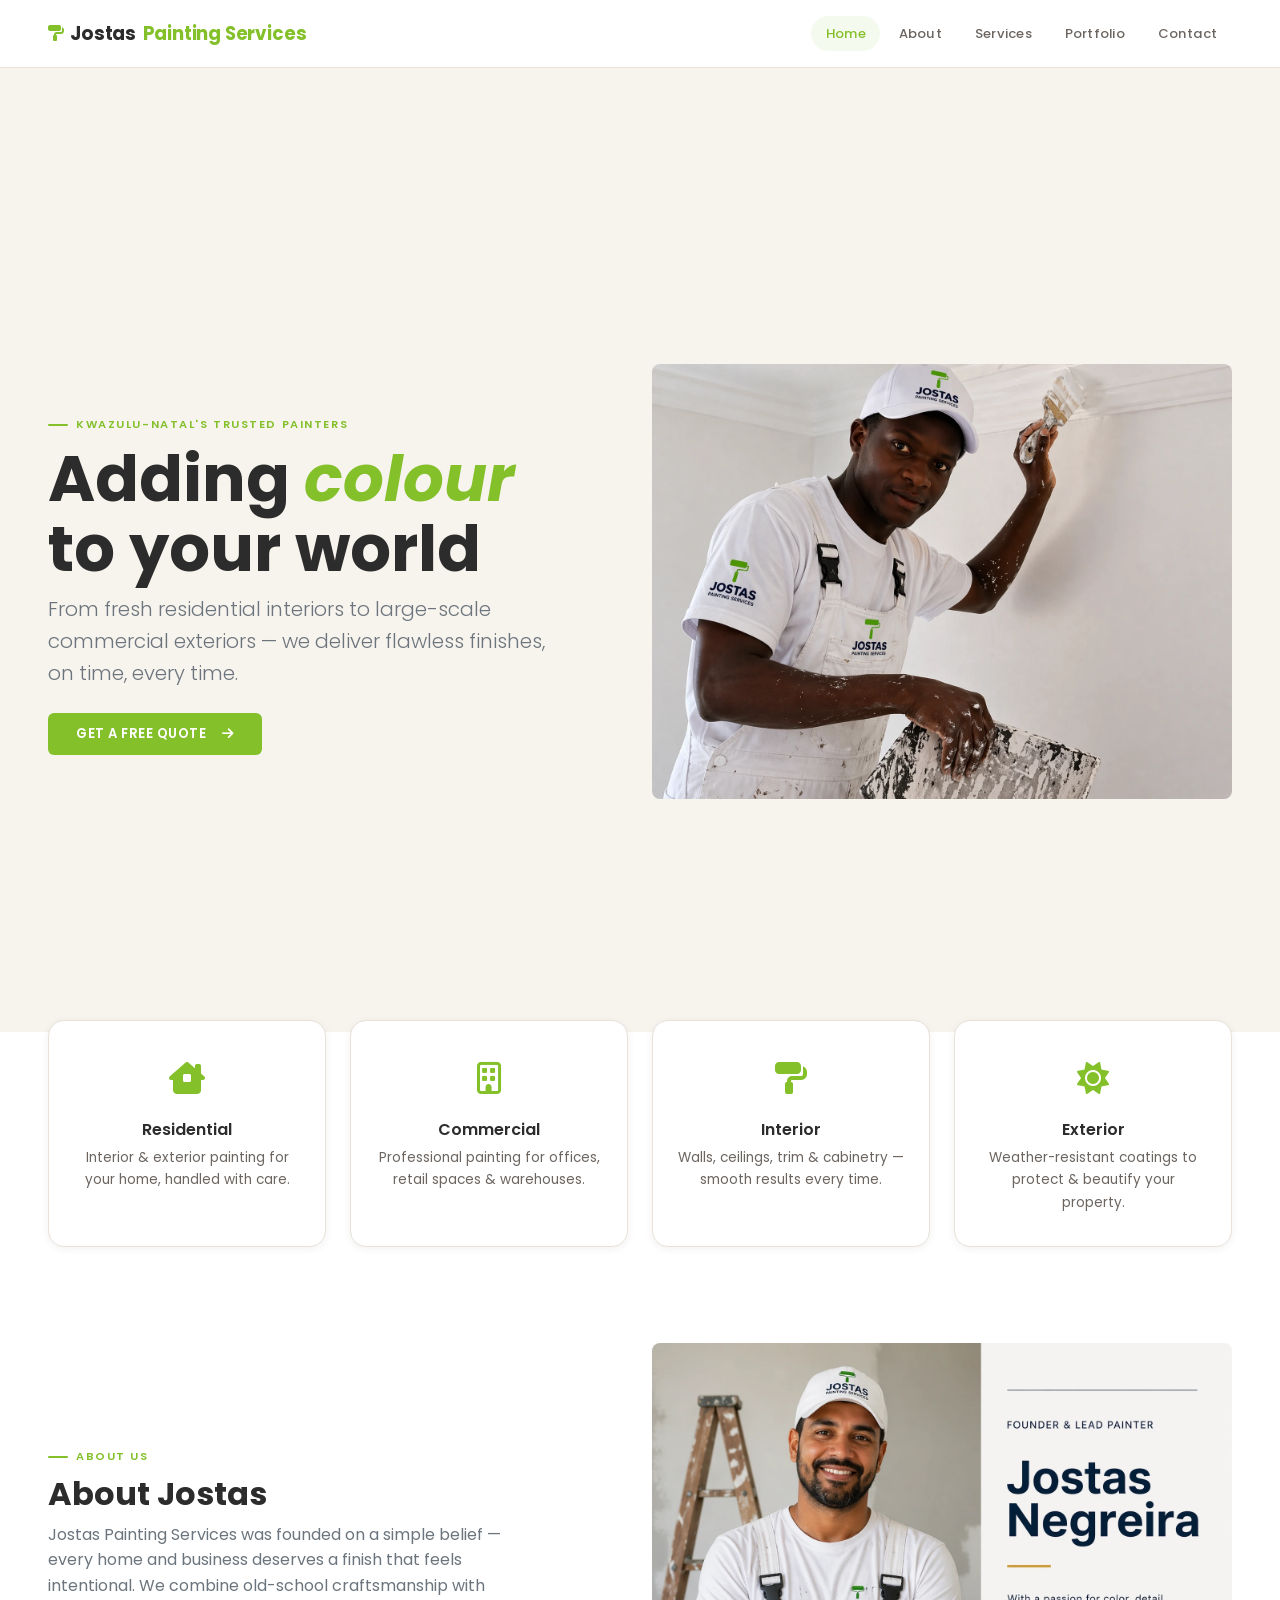
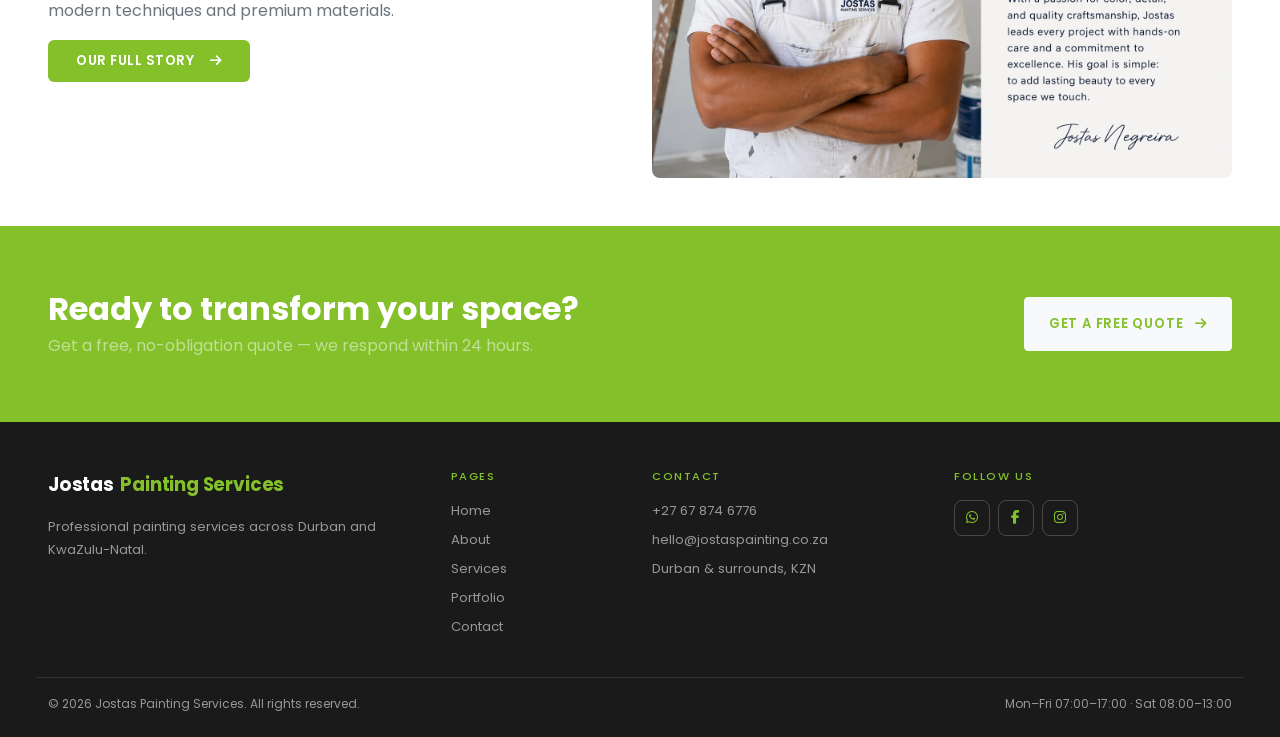
<file: index.html>
<!DOCTYPE html>
<html lang="en">

<head>
  <meta charset="UTF-8" />
  <meta name="viewport" content="width=device-width, initial-scale=1.0" />
  <meta name="description"
    content="Jostas Painting Services – Professional residential, commercial, interior and exterior painting across KwaZulu-Natal. Get a free quote today." />
  <meta property="og:title" content="Jostas Painting Services – Adding Colour to Your World" />
  <meta property="og:description"
    content="Expert painting for homes and businesses. Quality finishes, on-time delivery." />
  <meta property="og:type" content="website" />
  <meta property="og:image" content="assets/images/jppainter.webp" />
  <title>Jostas Painting Services</title>

  <link href="https://cdn.jsdelivr.net/npm/bootstrap@5.3.3/dist/css/bootstrap.min.css" rel="stylesheet" />
  <link rel="preconnect" href="https://fonts.googleapis.com" />
  <link rel="preconnect" href="https://fonts.gstatic.com" crossorigin />
  <link href="https://fonts.googleapis.com/css2?family=Poppins:wght@300;400;500;600;700&display=swap"
    rel="stylesheet" />
  <link rel="stylesheet" href="https://cdnjs.cloudflare.com/ajax/libs/font-awesome/6.5.0/css/all.min.css" />
  <link rel="stylesheet" href="assets/css/styles.css" />
</head>

<body>

  <!-- NAVBAR -->
  <nav class="navbar navbar-expand-lg sticky-top">
    <div class="container-fluid px-4 px-lg-5">
      <a class="navbar-brand jostas-logo" href="index.html">
        <i class="fa-solid fa-paint-roller" style="color:#84c02a!important"></i> Jostas <span>Painting Services</span>
      </a>
      <button class="navbar-toggler border-0" type="button" data-bs-toggle="collapse" data-bs-target="#mainNav"
        aria-controls="mainNav" aria-expanded="false" aria-label="Toggle navigation">
        <span class="navbar-toggler-icon"></span>
      </button>
      <div class="collapse navbar-collapse justify-content-end" id="mainNav">
        <div class="navbar-nav gap-1">
          <a class="nav-link active" href="index.html">Home</a>
          <a class="nav-link" href="about.html">About</a>
          <a class="nav-link" href="services.html">Services</a>
          <a class="nav-link" href="portfolio.html">Portfolio</a>
          <a class="nav-link" href="contact.html">Contact</a>
        </div>
      </div>
    </div>
  </nav>

  <!-- HERO SECTION -->
  <section class="hero-section d-flex align-items-center">
    <div class="container-fluid px-4 px-lg-5">
      <div class="row align-items-center min-vh-100">
        <div class="col-lg-6 py-5">
          <span class="section-label">KwaZulu-Natal's Trusted Painters</span>
          <h1 class="display-4 fw-bold">Adding <em class="text-accent">colour</em><br>to your world</h1>
          <p class="lead text-secondary mb-4" style="max-width: 500px;">
            From fresh residential interiors to large-scale commercial exteriors — we deliver flawless finishes, on
            time, every time.
          </p>
          <a href="contact.html" class="btn cta-button-custom">
            Get a Free Quote <i class="fas fa-arrow-right ms-2"></i>
          </a>
        </div>
        <div class="col-lg-6">
          <div class="hover-scale-overlay rounded-3 overflow-hidden">
            <img src="assets/images/jppainter.webp" alt="Professional painter at work" class="img-fluid w-100">
          </div>
        </div>
      </div>
    </div>
  </section>

  <!-- SERVICE CARDS -->
  <section class="services-cards-section py-5" style="margin-top:-60px; position:relative; z-index:10;">
    <div class="container-fluid px-4 px-lg-5">
      <div class="row justify-content-center g-4">
        <div class="col-lg-3 col-md-6">
          <div class="card service-card text-center h-100">
            <div class="card-icon"><i class="fa-solid fa-house-chimney-window"></i></div>
            <h5 class="card-title">Residential</h5>
            <p class="card-text">Interior &amp; exterior painting for your home, handled with care.</p>
          </div>
        </div>
        <div class="col-lg-3 col-md-6">
          <div class="card service-card text-center h-100">
            <div class="card-icon"><i class="fa-regular fa-building"></i></div>
            <h5 class="card-title">Commercial</h5>
            <p class="card-text">Professional painting for offices, retail spaces &amp; warehouses.</p>
          </div>
        </div>
        <div class="col-lg-3 col-md-6">
          <div class="card service-card text-center h-100">
            <div class="card-icon"><i class="fas fa-paint-roller"></i></div>
            <h5 class="card-title">Interior</h5>
            <p class="card-text">Walls, ceilings, trim &amp; cabinetry — smooth results every time.</p>
          </div>
        </div>
        <div class="col-lg-3 col-md-6">
          <div class="card service-card text-center h-100">
            <div class="card-icon"><i class="fas fa-sun"></i></div>
            <h5 class="card-title">Exterior</h5>
            <p class="card-text">Weather-resistant coatings to protect &amp; beautify your property.</p>
          </div>
        </div>
      </div>
    </div>
  </section>

  <!-- ABOUT TEASER -->
  <section class="about-section py-5">
    <div class="container-fluid px-4 px-lg-5">
      <div class="row align-items-center">
        <div class="col-lg-5 mb-4 mb-lg-0">
          <span class="section-label">About Us</span>
          <h2 class="fw-bold">About Jostas</h2>
          <p class="text-secondary">Jostas Painting Services was founded on a simple belief — every home and business
            deserves a finish that feels intentional. We combine old-school craftsmanship with modern techniques and
            premium materials.</p>
          <!-- FIX: was href="#about" (dead anchor) — now correctly links to about.html -->
          <a href="about.html" class="btn cta-button-custom">Our Full Story <i class="fas fa-arrow-right ms-2"></i></a>
        </div>
        <div class="col-lg-6 offset-lg-1">
          <div class="hover-scale-overlay rounded-3 overflow-hidden">
            <img src="assets/images/jnegreira.webp" alt="Jostas team" class="img-fluid w-100">
          </div>
        </div>
      </div>
    </div>
  </section>

  <!-- CTA BANNER -->
  <section style="background:var(--color-cta);padding:4rem 0;">
    <div class="container-fluid px-4 px-lg-5">
      <div class="row justify-content-between align-items-center g-3">
        <div class="col-lg-7">
          <h2 class="fw-bold text-white mb-1">Ready to transform your space?</h2>
          <p class="mb-0 text-white-50">Get a free, no-obligation quote — we respond within 24 hours.</p>
        </div>
        <div class="col-lg-auto">
          <a href="contact.html" class="btn btn-light rounded-1 fw-semibold px-4 py-3"
            style="font-size:0.82rem;letter-spacing:.06em;text-transform:uppercase;color:var(--color-cta)">
            Get a Free Quote <i class="fas fa-arrow-right ms-2"></i>
          </a>
        </div>
      </div>
    </div>
  </section>

  <!-- FOOTER -->
  <footer style="background:#1a1a1a;color:rgba(255,255,255,.55);padding:3rem 0 1.5rem">
    <div class="container-fluid px-4 px-lg-5">
      <div class="row g-4 pb-4" style="border-bottom:1px solid rgba(255,255,255,.1)">
        <div class="col-lg-4">
          <div class="jostas-logo mb-3" style="color:#fff!important">
            Jostas <span style="color:#84c02a!important">Painting Services</span>
          </div>
          <p style="font-size:0.82rem;line-height:1.75">Professional painting services across Durban and KwaZulu-Natal.
          </p>
        </div>
        <div class="col-lg-2 col-6">
          <h6 style="font-size:0.7rem;letter-spacing:.14em;text-transform:uppercase;color:#84c02a;margin-bottom:1rem">
            Pages</h6>
          <ul class="list-unstyled" style="font-size:0.82rem">
            <li class="mb-2"><a href="index.html" style="color:inherit;text-decoration:none">Home</a></li>
            <li class="mb-2"><a href="about.html" style="color:inherit;text-decoration:none">About</a></li>
            <li class="mb-2"><a href="services.html" style="color:inherit;text-decoration:none">Services</a></li>
            <li class="mb-2"><a href="portfolio.html" style="color:inherit;text-decoration:none">Portfolio</a></li>
            <li class="mb-2"><a href="contact.html" style="color:inherit;text-decoration:none">Contact</a></li>
          </ul>
        </div>
        <div class="col-lg-3 col-6">
          <h6 style="font-size:0.7rem;letter-spacing:.14em;text-transform:uppercase;color:#84c02a;margin-bottom:1rem">
            Contact</h6>
          <ul class="list-unstyled" style="font-size:0.82rem">
            <li class="mb-2"><a href="tel:+27678746776" style="color:inherit;text-decoration:none">+27 67 874 6776</a>
            </li>
            <li class="mb-2"><a href="mailto:hello@jostaspainting.co.za"
                style="color:inherit;text-decoration:none">hello@jostaspainting.co.za</a></li>
            <li class="mb-2">Durban &amp; surrounds, KZN</li>
          </ul>
        </div>
        <div class="col-lg-3">
          <h6 style="font-size:0.7rem;letter-spacing:.14em;text-transform:uppercase;color:#84c02a;margin-bottom:1rem">
            Follow Us</h6>
          <div class="d-flex gap-2">
            <a href="https://wa.me/27678746776" target="_blank" rel="noopener noreferrer" class="social-btn"
              style="border-color:rgba(255,255,255,.2);color:#84c02a" aria-label="WhatsApp"><i
                class="fab fa-whatsapp"></i></a>
            <a href="https://www.facebook.com/" target="_blank" rel="noopener noreferrer" class="social-btn"
              style="border-color:rgba(255,255,255,.2);color:#84c02a" aria-label="Facebook"><i
                class="fab fa-facebook-f"></i></a>
            <a href="https://www.instagram.com/" target="_blank" rel="noopener noreferrer" class="social-btn"
              style="border-color:rgba(255,255,255,.2);color:#84c02a" aria-label="Instagram"><i
                class="fab fa-instagram"></i></a>
          </div>
        </div>
      </div>
      <div class="pt-3 d-flex justify-content-between flex-wrap gap-2" style="font-size:0.75rem">
        <span>&copy; <span id="yr"></span> Jostas Painting Services. All rights reserved.</span>
        <span>Mon&ndash;Fri 07:00&ndash;17:00 &middot; Sat 08:00&ndash;13:00</span>
      </div>
    </div>
  </footer>

  <script src="https://cdn.jsdelivr.net/npm/bootstrap@5.3.3/dist/js/bootstrap.bundle.min.js"></script>
  <script src="assets/js/main.js"></script>
</body>

</html>
</file>
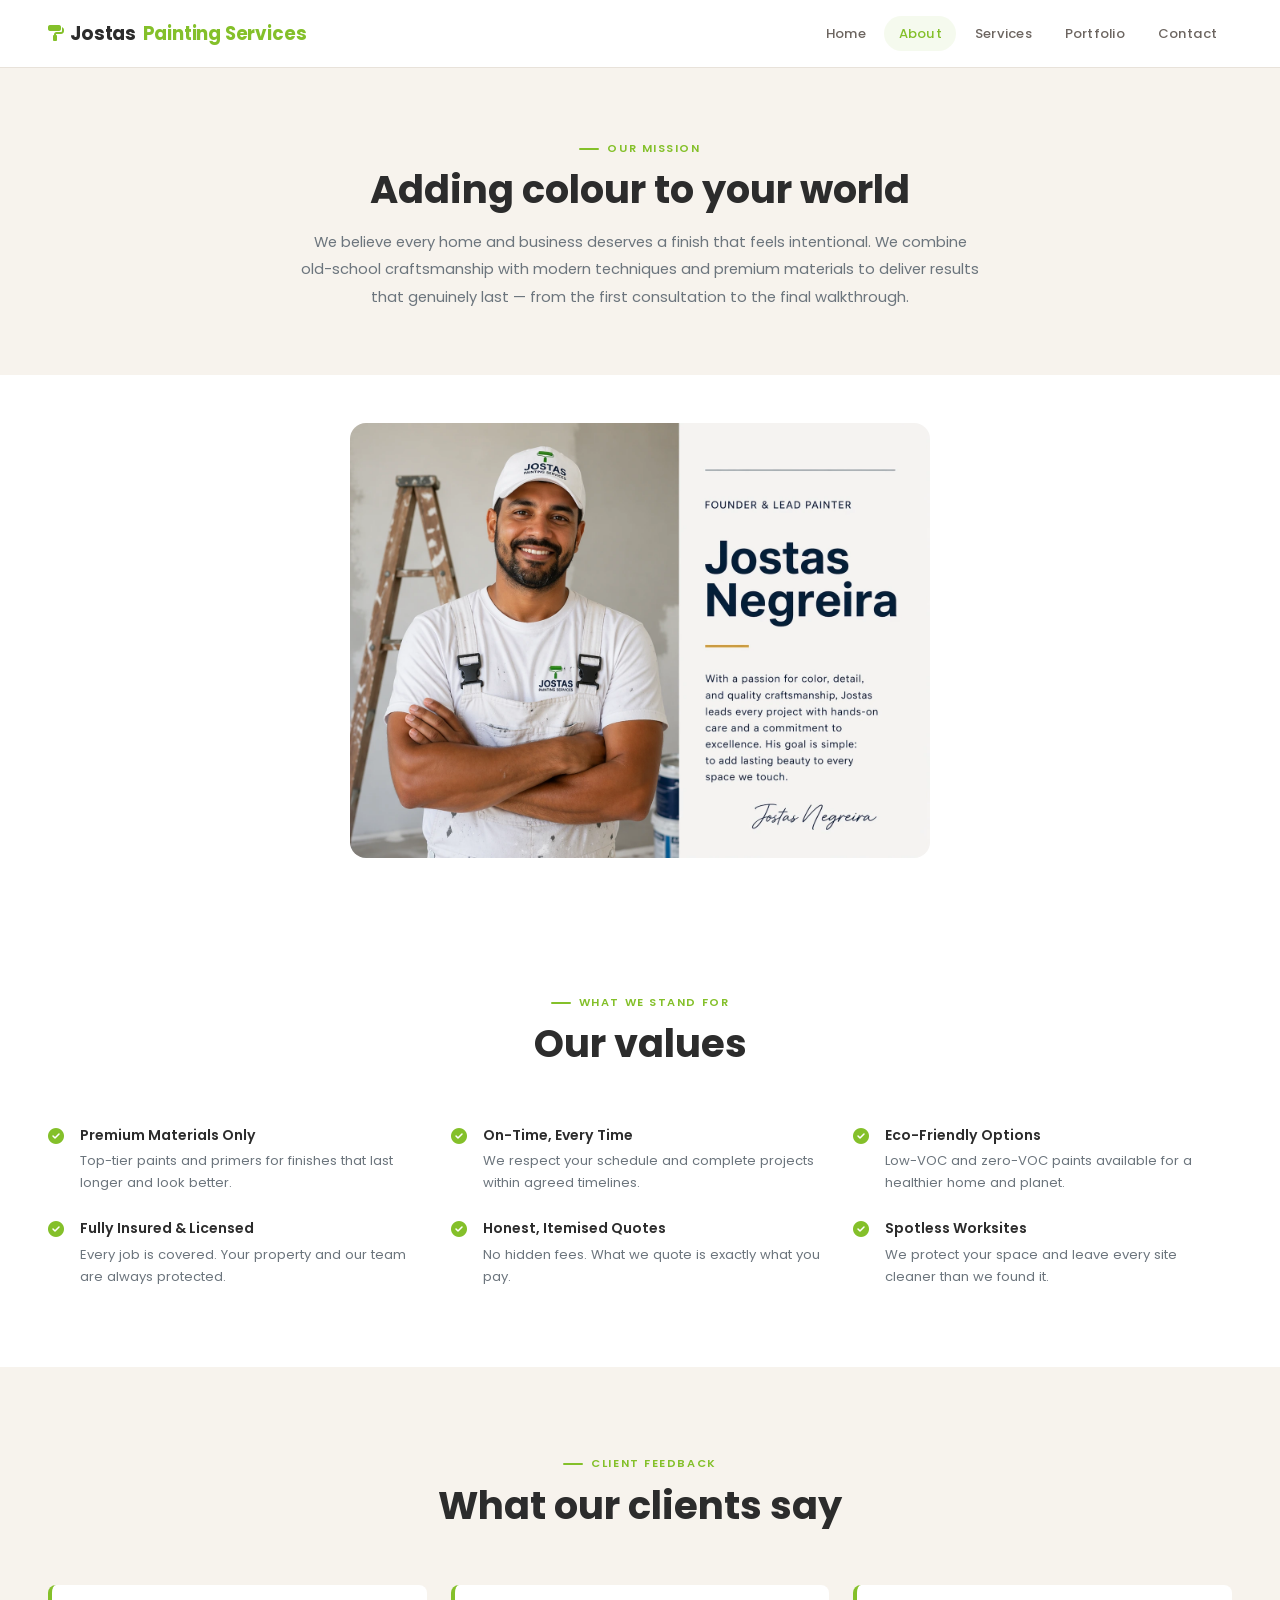
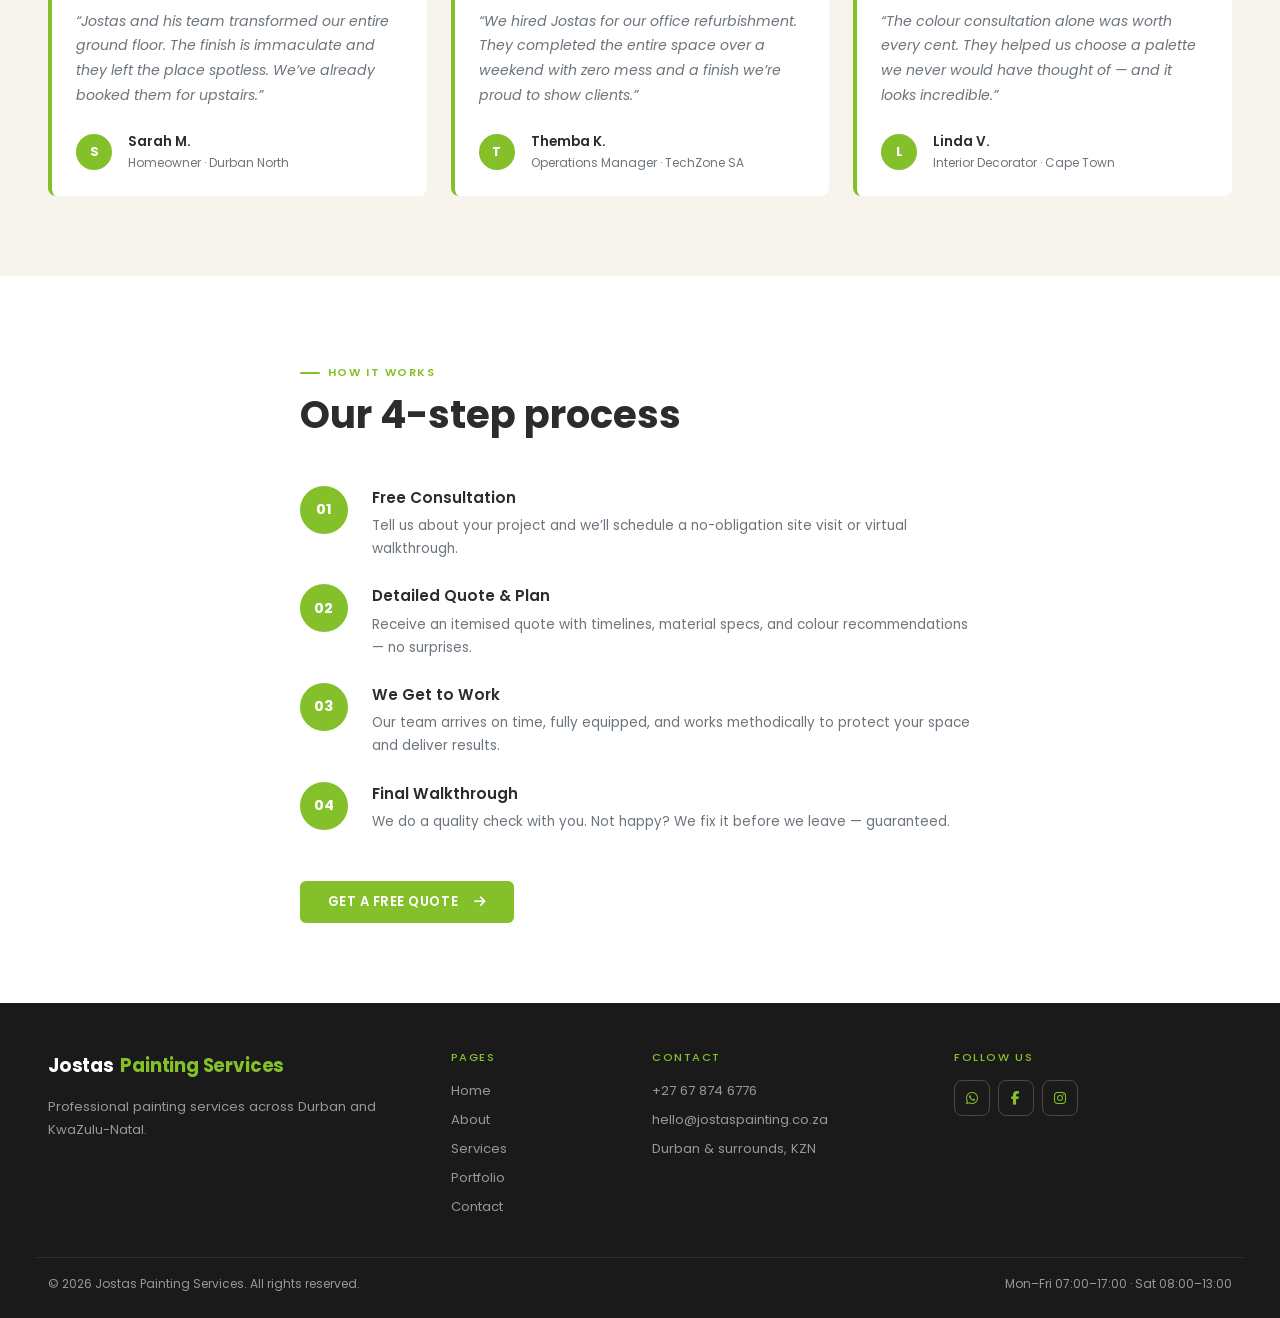
<file: about.html>
<!DOCTYPE html>
<html lang="en">

<head>
  <meta charset="UTF-8" />
  <meta name="viewport" content="width=device-width, initial-scale=1.0" />
  <meta name="description"
    content="About Jostas Painting Services — our mission, values, and 4-step process. Based in KwaZulu-Natal." />
  <meta property="og:title" content="About Us – Jostas Painting Services" />
  <meta property="og:description"
    content="12+ years of craftsmanship across KwaZulu-Natal. Quality finishes, on-time delivery." />
  <meta property="og:type" content="website" />
  <meta property="og:image" content="assets/images/jnegreira.webp" />
  <title>About Us – Jostas Painting Services</title>

  <link href="https://cdn.jsdelivr.net/npm/bootstrap@5.3.3/dist/css/bootstrap.min.css" rel="stylesheet" />
  <link rel="preconnect" href="https://fonts.googleapis.com" />
  <link rel="preconnect" href="https://fonts.gstatic.com" crossorigin />
  <link href="https://fonts.googleapis.com/css2?family=Poppins:wght@300;400;500;600;700&display=swap"
    rel="stylesheet" />
  <link rel="stylesheet" href="https://cdnjs.cloudflare.com/ajax/libs/font-awesome/6.5.0/css/all.min.css" />
  <link rel="stylesheet" href="assets/css/styles.css" />
</head>

<body>

  <!-- ══ NAVBAR ══ -->
  <nav class="navbar navbar-expand-lg sticky-top">
    <div class="container-fluid px-4 px-lg-5">
      <a class="navbar-brand jostas-logo" href="index.html">
        <i class="fa-solid fa-paint-roller" style="color:#84c02a!important"></i> Jostas <span>Painting Services</span>
      </a>
      <button class="navbar-toggler border-0" type="button" data-bs-toggle="collapse" data-bs-target="#mainNav"
        aria-controls="mainNav" aria-expanded="false" aria-label="Toggle navigation">
        <span class="navbar-toggler-icon"></span>
      </button>
      <div class="collapse navbar-collapse justify-content-end" id="mainNav">
        <div class="navbar-nav gap-1">
          <a class="nav-link" href="index.html">Home</a>
          <a class="nav-link active" href="about.html">About</a>
          <a class="nav-link" href="services.html">Services</a>
          <a class="nav-link" href="portfolio.html">Portfolio</a>
          <a class="nav-link" href="contact.html">Contact</a>
        </div>
      </div>
    </div>
  </nav>

  <!-- ══ MISSION ══ -->
  <section style="background:var(--color-sand);padding:4rem 0;">
    <div class="container-fluid px-4 px-lg-5">
      <div class="row justify-content-center text-center">
        <div class="col-lg-7">
          <span class="section-label justify-content-center">Our Mission</span>
          <h2 class="fw-bold mb-3" style="font-size:clamp(1.8rem,3vw,2.4rem)">Adding colour to your world</h2>
          <p class="text-secondary mb-0" style="font-size:0.92rem;line-height:1.85">
            We believe every home and business deserves a finish that feels intentional. We combine
            old-school craftsmanship with modern techniques and premium materials to deliver results
            that genuinely last &mdash; from the first consultation to the final walkthrough.
          </p>
        </div>
      </div>
    </div>
  </section>

  <!-- ══ IMAGE SECTION (just the photo, no text) ══ -->
  <section style="padding:3rem 0;">
    <div class="container-fluid px-4 px-lg-5">
      <div class="row justify-content-center">
        <div class="col-md-8 col-lg-6">
          <div class="about-image-container" style="border-radius:16px; overflow:hidden;">
            <img src="assets/images/jnegreira.webp" alt="Jostas Painting Services team"
              style="width:100%; height:auto; display:block;" />
          </div>
        </div>
      </div>
    </div>
  </section>

  <!-- ══ VALUES ══ -->
  <section style="padding:5rem 0;">
    <div class="container-fluid px-4 px-lg-5">
      <div class="row justify-content-center mb-5">
        <div class="col-lg-7 text-center">
          <span class="section-label justify-content-center">What We Stand For</span>
          <h2 class="fw-bold" style="font-size:clamp(1.8rem,3vw,2.4rem)">Our values</h2>
        </div>
      </div>
      <div class="row g-4 justify-content-center">
        <div class="col-md-6 col-lg-4">
          <div class="d-flex align-items-start gap-3">
            <i class="fas fa-check-circle mt-1" style="color:var(--color-cta);font-size:1rem;flex-shrink:0"></i>
            <div>
              <p class="fw-semibold mb-1" style="font-size:0.88rem">Premium Materials Only</p>
              <p class="text-secondary mb-0" style="font-size:0.82rem;line-height:1.65">Top-tier paints and primers for
                finishes that last longer and look better.</p>
            </div>
          </div>
        </div>
        <div class="col-md-6 col-lg-4">
          <div class="d-flex align-items-start gap-3">
            <i class="fas fa-check-circle mt-1" style="color:var(--color-cta);font-size:1rem;flex-shrink:0"></i>
            <div>
              <p class="fw-semibold mb-1" style="font-size:0.88rem">On-Time, Every Time</p>
              <p class="text-secondary mb-0" style="font-size:0.82rem;line-height:1.65">We respect your schedule and
                complete projects within agreed timelines.</p>
            </div>
          </div>
        </div>
        <div class="col-md-6 col-lg-4">
          <div class="d-flex align-items-start gap-3">
            <i class="fas fa-check-circle mt-1" style="color:var(--color-cta);font-size:1rem;flex-shrink:0"></i>
            <div>
              <p class="fw-semibold mb-1" style="font-size:0.88rem">Eco-Friendly Options</p>
              <p class="text-secondary mb-0" style="font-size:0.82rem;line-height:1.65">Low-VOC and zero-VOC paints
                available for a healthier home and planet.</p>
            </div>
          </div>
        </div>
        <div class="col-md-6 col-lg-4">
          <div class="d-flex align-items-start gap-3">
            <i class="fas fa-check-circle mt-1" style="color:var(--color-cta);font-size:1rem;flex-shrink:0"></i>
            <div>
              <p class="fw-semibold mb-1" style="font-size:0.88rem">Fully Insured &amp; Licensed</p>
              <p class="text-secondary mb-0" style="font-size:0.82rem;line-height:1.65">Every job is covered. Your
                property and our team are always protected.</p>
            </div>
          </div>
        </div>
        <div class="col-md-6 col-lg-4">
          <div class="d-flex align-items-start gap-3">
            <i class="fas fa-check-circle mt-1" style="color:var(--color-cta);font-size:1rem;flex-shrink:0"></i>
            <div>
              <p class="fw-semibold mb-1" style="font-size:0.88rem">Honest, Itemised Quotes</p>
              <p class="text-secondary mb-0" style="font-size:0.82rem;line-height:1.65">No hidden fees. What we quote is
                exactly what you pay.</p>
            </div>
          </div>
        </div>
        <div class="col-md-6 col-lg-4">
          <div class="d-flex align-items-start gap-3">
            <i class="fas fa-check-circle mt-1" style="color:var(--color-cta);font-size:1rem;flex-shrink:0"></i>
            <div>
              <p class="fw-semibold mb-1" style="font-size:0.88rem">Spotless Worksites</p>
              <p class="text-secondary mb-0" style="font-size:0.82rem;line-height:1.65">We protect your space and leave
                every site cleaner than we found it.</p>
            </div>
          </div>
        </div>
      </div>
    </div>
  </section>

  <!-- ══ TESTIMONIALS ══ -->
  <section style="background:var(--color-sand);padding:5rem 0;">
    <div class="container-fluid px-4 px-lg-5">
      <div class="row justify-content-center mb-5">
        <div class="col-lg-7 text-center">
          <span class="section-label justify-content-center">Client Feedback</span>
          <h2 class="fw-bold" style="font-size:clamp(1.8rem,3vw,2.4rem)">What our clients say</h2>
        </div>
      </div>
      <div class="row g-4 justify-content-center">
        <div class="col-md-4">
          <div class="p-4 rounded-3 h-100" style="background:#fff;border-left:4px solid var(--color-cta);">
            <p class="text-secondary mb-4" style="font-size:0.88rem;line-height:1.75;font-style:italic">
              &ldquo;Jostas and his team transformed our entire ground floor. The finish is immaculate
              and they left the place spotless. We&rsquo;ve already booked them for upstairs.&rdquo;
            </p>
            <div class="d-flex align-items-center gap-3">
              <div
                style="width:36px;height:36px;min-width:36px;border-radius:50%;background:var(--color-cta);display:flex;align-items:center;justify-content:center;">
                <span class="fw-bold text-white" style="font-size:0.8rem">S</span>
              </div>
              <div>
                <p class="fw-semibold mb-0" style="font-size:0.85rem">Sarah M.</p>
                <p class="text-secondary mb-0" style="font-size:0.75rem">Homeowner &middot; Durban North</p>
              </div>
            </div>
          </div>
        </div>
        <div class="col-md-4">
          <div class="p-4 rounded-3 h-100" style="background:#fff;border-left:4px solid var(--color-cta);">
            <p class="text-secondary mb-4" style="font-size:0.88rem;line-height:1.75;font-style:italic">
              &ldquo;We hired Jostas for our office refurbishment. They completed the entire space
              over a weekend with zero mess and a finish we&rsquo;re proud to show clients.&rdquo;
            </p>
            <div class="d-flex align-items-center gap-3">
              <div
                style="width:36px;height:36px;min-width:36px;border-radius:50%;background:var(--color-cta);display:flex;align-items:center;justify-content:center;">
                <span class="fw-bold text-white" style="font-size:0.8rem">T</span>
              </div>
              <div>
                <p class="fw-semibold mb-0" style="font-size:0.85rem">Themba K.</p>
                <p class="text-secondary mb-0" style="font-size:0.75rem">Operations Manager &middot; TechZone SA</p>
              </div>
            </div>
          </div>
        </div>
        <div class="col-md-4">
          <div class="p-4 rounded-3 h-100" style="background:#fff;border-left:4px solid var(--color-cta);">
            <p class="text-secondary mb-4" style="font-size:0.88rem;line-height:1.75;font-style:italic">
              &ldquo;The colour consultation alone was worth every cent. They helped us choose a
              palette we never would have thought of &mdash; and it looks incredible.&rdquo;
            </p>
            <div class="d-flex align-items-center gap-3">
              <div
                style="width:36px;height:36px;min-width:36px;border-radius:50%;background:var(--color-cta);display:flex;align-items:center;justify-content:center;">
                <span class="fw-bold text-white" style="font-size:0.8rem">L</span>
              </div>
              <div>
                <p class="fw-semibold mb-0" style="font-size:0.85rem">Linda V.</p>
                <p class="text-secondary mb-0" style="font-size:0.75rem">Interior Decorator &middot; Cape Town</p>
              </div>
            </div>
          </div>
        </div>
      </div>
    </div>
  </section>

  <!-- ══ 4-STEP PROCESS ══ -->
  <section style="padding:5rem 0;">
    <div class="container-fluid px-4 px-lg-5">
      <div class="row justify-content-center">
        <div class="col-lg-7">
          <span class="section-label">How It Works</span>
          <h2 class="fw-bold mb-5" style="font-size:clamp(1.8rem,3vw,2.4rem)">Our 4-step process</h2>
          <div class="d-flex flex-column gap-4">

            <div class="d-flex gap-4 align-items-start">
              <div
                style="min-width:48px;height:48px;border-radius:50%;background:var(--color-cta);display:flex;align-items:center;justify-content:center;flex-shrink:0">
                <span class="fw-bold text-white" style="font-size:0.9rem">01</span>
              </div>
              <div>
                <p class="fw-semibold mb-1" style="font-size:0.95rem">Free Consultation</p>
                <p class="text-secondary mb-0" style="font-size:0.85rem;line-height:1.7">Tell us about your project and
                  we&rsquo;ll schedule a no-obligation site visit or virtual walkthrough.</p>
              </div>
            </div>

            <div class="d-flex gap-4 align-items-start">
              <div
                style="min-width:48px;height:48px;border-radius:50%;background:var(--color-cta);display:flex;align-items:center;justify-content:center;flex-shrink:0">
                <span class="fw-bold text-white" style="font-size:0.9rem">02</span>
              </div>
              <div>
                <p class="fw-semibold mb-1" style="font-size:0.95rem">Detailed Quote &amp; Plan</p>
                <p class="text-secondary mb-0" style="font-size:0.85rem;line-height:1.7">Receive an itemised quote with
                  timelines, material specs, and colour recommendations &mdash; no surprises.</p>
              </div>
            </div>

            <div class="d-flex gap-4 align-items-start">
              <div
                style="min-width:48px;height:48px;border-radius:50%;background:var(--color-cta);display:flex;align-items:center;justify-content:center;flex-shrink:0">
                <span class="fw-bold text-white" style="font-size:0.9rem">03</span>
              </div>
              <div>
                <p class="fw-semibold mb-1" style="font-size:0.95rem">We Get to Work</p>
                <p class="text-secondary mb-0" style="font-size:0.85rem;line-height:1.7">Our team arrives on time, fully
                  equipped, and works methodically to protect your space and deliver results.</p>
              </div>
            </div>

            <div class="d-flex gap-4 align-items-start">
              <div
                style="min-width:48px;height:48px;border-radius:50%;background:var(--color-cta);display:flex;align-items:center;justify-content:center;flex-shrink:0">
                <span class="fw-bold text-white" style="font-size:0.9rem">04</span>
              </div>
              <div>
                <p class="fw-semibold mb-1" style="font-size:0.95rem">Final Walkthrough</p>
                <p class="text-secondary mb-0" style="font-size:0.85rem;line-height:1.7">We do a quality check with you.
                  Not happy? We fix it before we leave &mdash; guaranteed.</p>
              </div>
            </div>

          </div>
          <div class="mt-5">
            <a href="contact.html" class="btn cta-button-custom">
              Get a Free Quote <i class="fas fa-arrow-right ms-2"></i>
            </a>
          </div>
        </div>
      </div>
    </div>
  </section>

  <!-- ══ FOOTER ══ -->
  <footer style="background:#1a1a1a;color:rgba(255,255,255,.55);padding:3rem 0 1.5rem">
    <div class="container-fluid px-4 px-lg-5">
      <div class="row g-4 pb-4" style="border-bottom:1px solid rgba(255,255,255,.1)">
        <div class="col-lg-4">
          <div class="jostas-logo mb-3" style="color:#fff!important">
            Jostas <span style="color:#84c02a!important">Painting Services</span>
          </div>
          <p style="font-size:0.82rem;line-height:1.75">Professional painting services across Durban and KwaZulu-Natal.
          </p>
        </div>
        <div class="col-lg-2 col-6">
          <h6 style="font-size:0.7rem;letter-spacing:.14em;text-transform:uppercase;color:#84c02a;margin-bottom:1rem">
            Pages</h6>
          <ul class="list-unstyled" style="font-size:0.82rem">
            <li class="mb-2"><a href="index.html" style="color:inherit;text-decoration:none">Home</a></li>
            <li class="mb-2"><a href="about.html" style="color:inherit;text-decoration:none">About</a></li>
            <li class="mb-2"><a href="services.html" style="color:inherit;text-decoration:none">Services</a></li>
            <li class="mb-2"><a href="portfolio.html" style="color:inherit;text-decoration:none">Portfolio</a></li>
            <li class="mb-2"><a href="contact.html" style="color:inherit;text-decoration:none">Contact</a></li>
          </ul>
        </div>
        <div class="col-lg-3 col-6">
          <h6 style="font-size:0.7rem;letter-spacing:.14em;text-transform:uppercase;color:#84c02a;margin-bottom:1rem">
            Contact</h6>
          <ul class="list-unstyled" style="font-size:0.82rem">
            <li class="mb-2"><a href="tel:+27678746776" style="color:inherit;text-decoration:none">+27 67 874 6776</a>
            </li>
            <li class="mb-2"><a href="mailto:hello@jostaspainting.co.za"
                style="color:inherit;text-decoration:none">hello@jostaspainting.co.za</a></li>
            <li class="mb-2">Durban &amp; surrounds, KZN</li>
          </ul>
        </div>
        <div class="col-lg-3">
          <h6 style="font-size:0.7rem;letter-spacing:.14em;text-transform:uppercase;color:#84c02a;margin-bottom:1rem">
            Follow Us</h6>
          <div class="d-flex gap-2">
            <a href="https://wa.me/27678746776" target="_blank" rel="noopener noreferrer" class="social-btn"
              style="border-color:rgba(255,255,255,.2);color:#84c02a" aria-label="WhatsApp"><i
                class="fab fa-whatsapp"></i></a>
            <a href="https://www.facebook.com/" target="_blank" rel="noopener noreferrer" class="social-btn"
              style="border-color:rgba(255,255,255,.2);color:#84c02a" aria-label="Facebook"><i
                class="fab fa-facebook-f"></i></a>
            <a href="https://www.instagram.com/" target="_blank" rel="noopener noreferrer" class="social-btn"
              style="border-color:rgba(255,255,255,.2);color:#84c02a" aria-label="Instagram"><i
                class="fab fa-instagram"></i></a>
          </div>
        </div>
      </div>
      <div class="pt-3 d-flex justify-content-between flex-wrap gap-2" style="font-size:0.75rem">
        <span>&copy; <span id="yr"></span> Jostas Painting Services. All rights reserved.</span>
        <span>Mon&ndash;Fri 07:00&ndash;17:00 &middot; Sat 08:00&ndash;13:00</span>
      </div>
    </div>
  </footer>

  <script src="https://cdn.jsdelivr.net/npm/bootstrap@5.3.3/dist/js/bootstrap.bundle.min.js"></script>
  <script src="assets/js/main.js"></script>
</body>

</html>
</file>
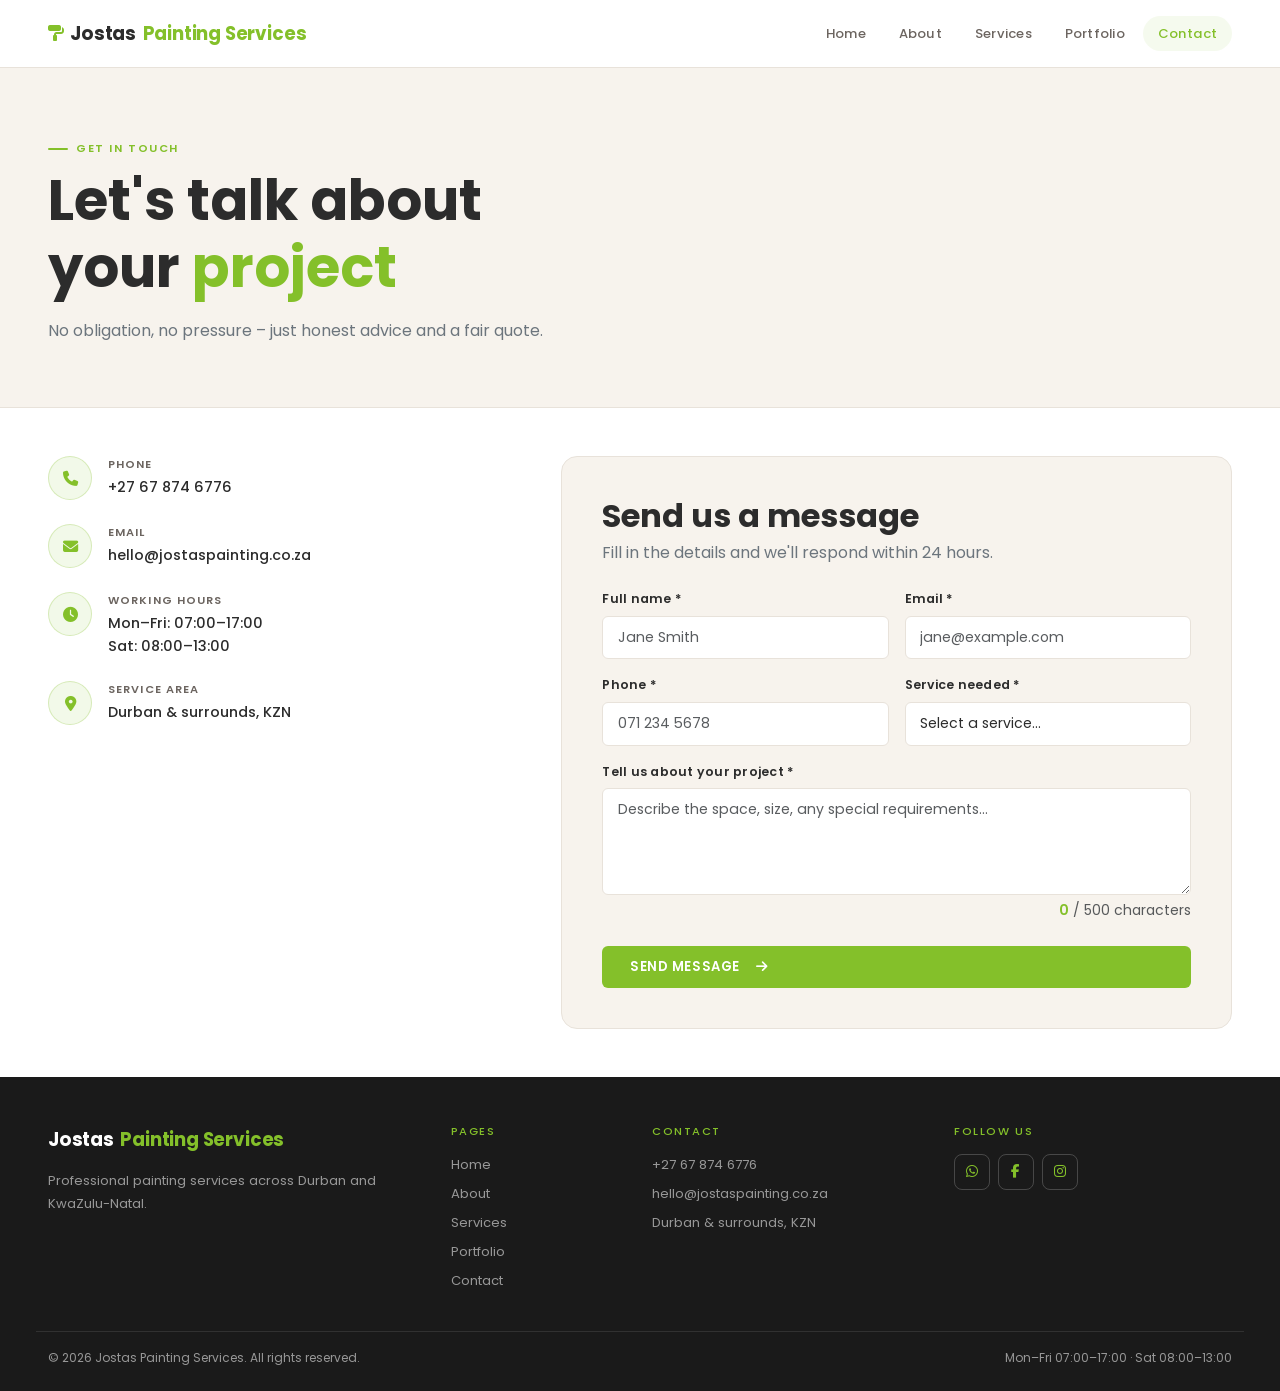
<file: contact.html>
<!DOCTYPE html>
<html lang="en">

<head>
  <meta charset="UTF-8" />
  <meta name="viewport" content="width=device-width, initial-scale=1.0" />
  <meta name="description"
    content="Contact Jostas Painting Services — get a free quote or book a consultation. Based in Durban, KwaZulu-Natal." />
  <meta property="og:title" content="Contact Us – Jostas Painting Services" />
  <meta property="og:description" content="Reach out for a free quote or consultation. We respond within 24 hours." />
  <meta property="og:type" content="website" />
  <meta property="og:image" content="assets/images/jppainter.webp" />
  <title>Contact Us – Jostas Painting Services</title>

  <link href="https://cdn.jsdelivr.net/npm/bootstrap@5.3.3/dist/css/bootstrap.min.css" rel="stylesheet" />
  <link rel="preconnect" href="https://fonts.googleapis.com" />
  <link rel="preconnect" href="https://fonts.gstatic.com" crossorigin />
  <link href="https://fonts.googleapis.com/css2?family=Poppins:wght@300;400;500;600;700&display=swap"
    rel="stylesheet" />
  <link rel="stylesheet" href="https://cdnjs.cloudflare.com/ajax/libs/font-awesome/6.5.0/css/all.min.css" />
  <link rel="stylesheet" href="assets/css/styles.css" />
</head>

<body>

  <!-- NAVBAR -->
  <nav class="navbar navbar-expand-lg sticky-top">
    <div class="container-fluid px-4 px-lg-5">
      <a class="navbar-brand jostas-logo" href="index.html">
        <i class="fa-solid fa-paint-roller" style="color:#84c02a!important"></i> Jostas <span>Painting Services</span>
      </a>
      <button class="navbar-toggler border-0" type="button" data-bs-toggle="collapse" data-bs-target="#mainNav"
        aria-controls="mainNav" aria-expanded="false" aria-label="Toggle navigation">
        <span class="navbar-toggler-icon"></span>
      </button>
      <div class="collapse navbar-collapse justify-content-end" id="mainNav">
        <div class="navbar-nav gap-1">
          <a class="nav-link" href="index.html">Home</a>
          <a class="nav-link" href="about.html">About</a>
          <a class="nav-link" href="services.html">Services</a>
          <a class="nav-link" href="portfolio.html">Portfolio</a>
          <a class="nav-link active" href="contact.html">Contact</a>
        </div>
      </div>
    </div>
  </nav>

  <!-- PAGE HEADER -->
  <div style="background:var(--color-sand);border-bottom:1px solid var(--color-border);padding:4rem 0;">
    <div class="container-fluid px-4 px-lg-5">
      <span class="section-label">Get In Touch</span>
      <h1 class="fw-bold mb-3" style="font-size:clamp(2rem,5vw,3.5rem);">Let's talk about<br>your <span
          style="color:var(--color-cta)">project</span></h1>
      <p class="text-secondary mb-0" style="max-width:500px;">No obligation, no pressure – just honest advice and a fair
        quote.</p>
    </div>
  </div>

  <!-- CONTENT -->
  <section class="py-5">
    <div class="container-fluid px-4 px-lg-5">
      <div class="row g-5">

        <!-- LEFT: Contact info -->
        <div class="col-lg-4">
          <div class="d-flex flex-column gap-4">

            <div class="d-flex align-items-start gap-3">
              <div class="contact-icon-circle"><i class="fas fa-phone"></i></div>
              <div>
                <p class="contact-info-label">Phone</p>
                <a href="tel:+27678746776" class="contact-info-value">+27 67 874 6776</a>
              </div>
            </div>

            <div class="d-flex align-items-start gap-3">
              <div class="contact-icon-circle"><i class="fas fa-envelope"></i></div>
              <div>
                <p class="contact-info-label">Email</p>
                <a href="mailto:hello@jostaspainting.co.za" class="contact-info-value">hello@jostaspainting.co.za</a>
              </div>
            </div>

            <div class="d-flex align-items-start gap-3">
              <div class="contact-icon-circle"><i class="fas fa-clock"></i></div>
              <div>
                <p class="contact-info-label">Working Hours</p>
                <span class="contact-info-value">Mon–Fri: 07:00–17:00</span>
                <span class="contact-info-value">Sat: 08:00–13:00</span>
              </div>
            </div>

            <div class="d-flex align-items-start gap-3">
              <div class="contact-icon-circle"><i class="fas fa-location-dot"></i></div>
              <div>
                <p class="contact-info-label">Service Area</p>
                <span class="contact-info-value">Durban &amp; surrounds, KZN</span>
              </div>
            </div>

          </div>
        </div>

        <!-- RIGHT: Form -->
        <div class="col-lg-7 offset-lg-1">
          <div class="contact-form-card">

            <!-- FIX: was class="d-none" — Bootstrap's d-none uses !important which blocks
                 main.js from showing this with style.display='block'.
                 Replaced with style="display:none" which JS can override correctly. -->
            <div id="formSuccess" style="display:none;" class="text-center py-4">
              <div class="mx-auto mb-3">
                <i class="fas fa-check-circle fa-3x" style="color:var(--color-cta);"></i>
              </div>
              <h3 class="fw-bold">Message received!</h3>
              <p class="text-secondary">We'll get back to you within 24 hours.</p>
              <button type="button" class="btn cta-button-custom mt-2" id="resetFormBtn">Send another message</button>
            </div>

            <!-- Form fields -->
            <div id="formFields">
              <h2 class="fw-bold mb-1">Send us a message</h2>
              <p class="text-secondary mb-4">Fill in the details and we'll respond within 24 hours.</p>

              <form id="contactForm" novalidate>
                <div class="row g-3 mb-3">
                  <div class="col-md-6">
                    <label class="contact-form-label" for="name">Full name *</label>
                    <input type="text" class="form-control contact-form-input" id="name" placeholder="Jane Smith"
                      autocomplete="name" />
                    <div class="form__error" id="err-name">Please enter your full name (min 2 characters).</div>
                  </div>
                  <div class="col-md-6">
                    <label class="contact-form-label" for="email">Email *</label>
                    <input type="email" class="form-control contact-form-input" id="email"
                      placeholder="jane@example.com" autocomplete="email" />
                    <div class="form__error" id="err-email">Enter a valid email address.</div>
                  </div>
                </div>

                <div class="row g-3 mb-3">
                  <div class="col-md-6">
                    <label class="contact-form-label" for="phone">Phone *</label>
                    <input type="tel" class="form-control contact-form-input" id="phone" placeholder="071 234 5678"
                      autocomplete="tel" />
                    <div class="form__error" id="err-phone">Enter a valid SA phone number (e.g. 0712345678 or
                      +27712345678).</div>
                  </div>
                  <div class="col-md-6">
                    <label class="contact-form-label" for="service">Service needed *</label>
                    <select class="form-select contact-form-input" id="service">
                      <option value="">Select a service...</option>
                      <option>Residential</option>
                      <option>Commercial</option>
                      <option>Interior</option>
                      <option>Exterior</option>
                      <option>Wallpaper</option>
                      <option>Colour Consultation</option>
                    </select>
                    <div class="form__error" id="err-service">Please select a service.</div>
                  </div>
                </div>

                <div class="mb-4">
                  <label class="contact-form-label" for="message">Tell us about your project *</label>
                  <textarea class="form-control contact-form-input" id="message" rows="4"
                    placeholder="Describe the space, size, any special requirements..."></textarea>
                  <div class="form__error" id="err-message">Please provide at least 10 characters.</div>
                  <div class="text-end small text-muted mt-1"><span id="charCount">0</span> / 500 characters</div>
                </div>

                <button type="button" class="btn cta-button-custom w-100" id="submitFormBtn">
                  Send Message <i class="fas fa-arrow-right ms-2"></i>
                </button>
              </form>
            </div>

          </div>
        </div>

      </div>
    </div>
  </section>

  <!-- FOOTER -->
  <footer style="background:#1a1a1a;color:rgba(255,255,255,.55);padding:3rem 0 1.5rem">
    <div class="container-fluid px-4 px-lg-5">
      <div class="row g-4 pb-4" style="border-bottom:1px solid rgba(255,255,255,.1)">
        <div class="col-lg-4">
          <div class="jostas-logo mb-3" style="color:#fff!important">
            Jostas <span style="color:#84c02a!important">Painting Services</span>
          </div>
          <p style="font-size:0.82rem;line-height:1.75">Professional painting services across Durban and KwaZulu-Natal.
          </p>
        </div>
        <div class="col-lg-2 col-6">
          <h6 style="font-size:0.7rem;letter-spacing:.14em;text-transform:uppercase;color:#84c02a;margin-bottom:1rem">
            Pages</h6>
          <ul class="list-unstyled" style="font-size:0.82rem">
            <li class="mb-2"><a href="index.html" style="color:inherit;text-decoration:none">Home</a></li>
            <li class="mb-2"><a href="about.html" style="color:inherit;text-decoration:none">About</a></li>
            <li class="mb-2"><a href="services.html" style="color:inherit;text-decoration:none">Services</a></li>
            <li class="mb-2"><a href="portfolio.html" style="color:inherit;text-decoration:none">Portfolio</a></li>
            <li class="mb-2"><a href="contact.html" style="color:inherit;text-decoration:none">Contact</a></li>
          </ul>
        </div>
        <div class="col-lg-3 col-6">
          <h6 style="font-size:0.7rem;letter-spacing:.14em;text-transform:uppercase;color:#84c02a;margin-bottom:1rem">
            Contact</h6>
          <ul class="list-unstyled" style="font-size:0.82rem">
            <li class="mb-2"><a href="tel:+27678746776" style="color:inherit;text-decoration:none">+27 67 874 6776</a>
            </li>
            <li class="mb-2"><a href="mailto:hello@jostaspainting.co.za"
                style="color:inherit;text-decoration:none">hello@jostaspainting.co.za</a></li>
            <li class="mb-2">Durban &amp; surrounds, KZN</li>
          </ul>
        </div>
        <div class="col-lg-3">
          <h6 style="font-size:0.7rem;letter-spacing:.14em;text-transform:uppercase;color:#84c02a;margin-bottom:1rem">
            Follow Us</h6>
          <div class="d-flex gap-2">
            <a href="https://wa.me/27678746776" target="_blank" rel="noopener noreferrer" class="social-btn"
              style="border-color:rgba(255,255,255,.2);color:#84c02a" aria-label="WhatsApp"><i
                class="fab fa-whatsapp"></i></a>
            <a href="https://www.facebook.com/" target="_blank" rel="noopener noreferrer" class="social-btn"
              style="border-color:rgba(255,255,255,.2);color:#84c02a" aria-label="Facebook"><i
                class="fab fa-facebook-f"></i></a>
            <a href="https://www.instagram.com/" target="_blank" rel="noopener noreferrer" class="social-btn"
              style="border-color:rgba(255,255,255,.2);color:#84c02a" aria-label="Instagram"><i
                class="fab fa-instagram"></i></a>
          </div>
        </div>
      </div>
      <div class="pt-3 d-flex justify-content-between flex-wrap gap-2" style="font-size:0.75rem">
        <span>&copy; <span id="yr"></span> Jostas Painting Services. All rights reserved.</span>
        <span>Mon&ndash;Fri 07:00&ndash;17:00 &middot; Sat 08:00&ndash;13:00</span>
      </div>
    </div>
  </footer>

  <script src="https://cdn.jsdelivr.net/npm/bootstrap@5.3.3/dist/js/bootstrap.bundle.min.js"></script>
  <script src="assets/js/main.js"></script>
</body>

</html>
</file>
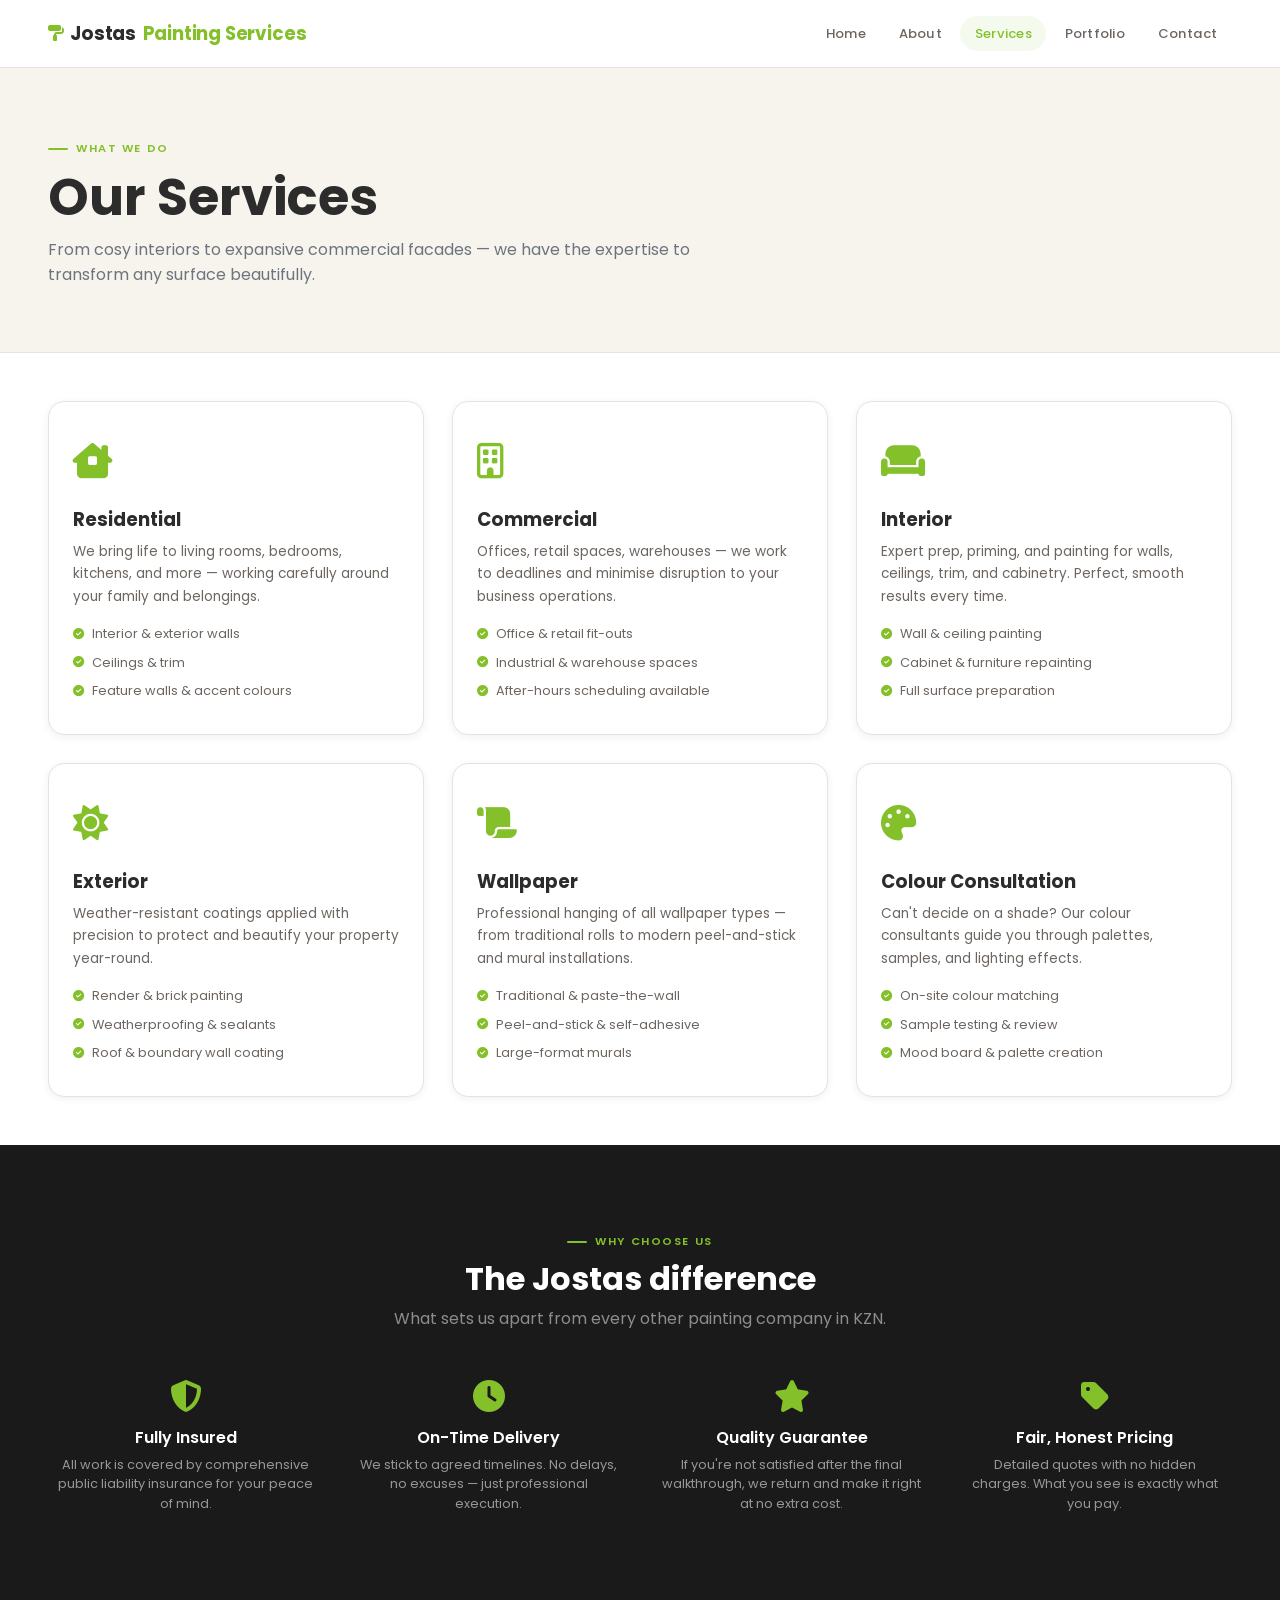
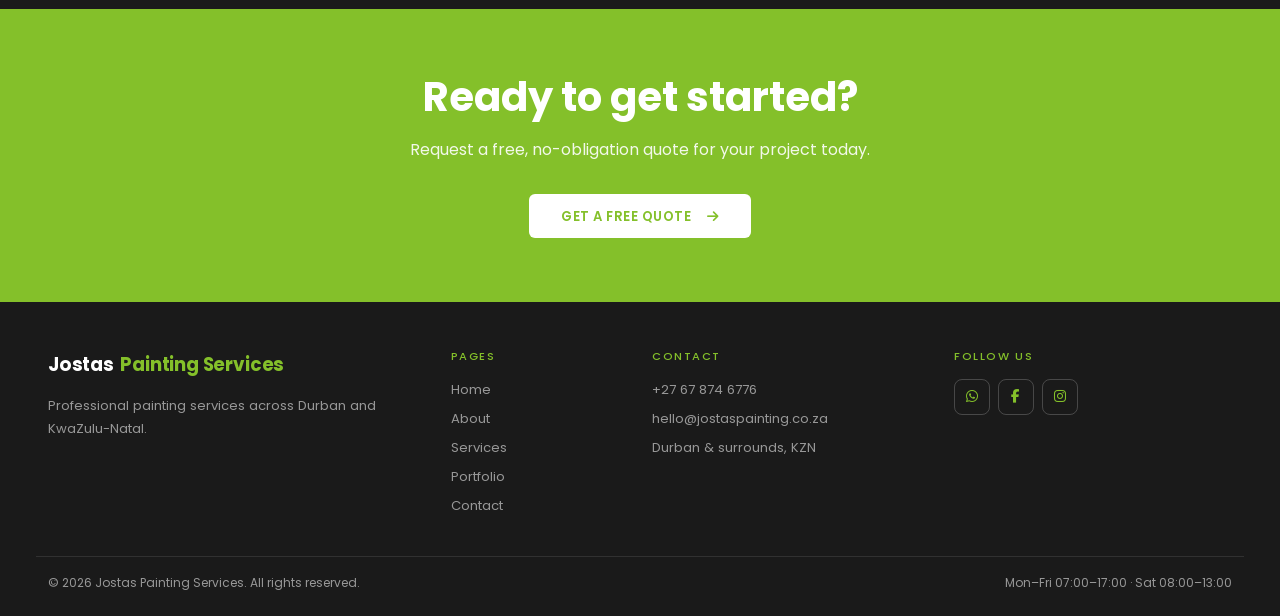
<file: services.html>
<!DOCTYPE html>
<html lang="en">

<head>
  <meta charset="UTF-8" />
  <meta name="viewport" content="width=device-width, initial-scale=1.0" />
  <meta name="description"
    content="Jostas Painting Services – residential, commercial, interior, exterior, wallpaper, and colour consultation services across KwaZulu-Natal." />
  <meta property="og:title" content="Our Services – Jostas Painting Services" />
  <meta property="og:description"
    content="From cosy interiors to large commercial exteriors — explore the full range of painting services offered by Jostas." />
  <meta property="og:type" content="website" />
  <meta property="og:image" content="assets/images/jppainter.webp" />
  <title>Our Services – Jostas Painting Services</title>

  <link href="https://cdn.jsdelivr.net/npm/bootstrap@5.3.3/dist/css/bootstrap.min.css" rel="stylesheet" />
  <link rel="preconnect" href="https://fonts.googleapis.com" />
  <link rel="preconnect" href="https://fonts.gstatic.com" crossorigin />
  <link href="https://fonts.googleapis.com/css2?family=Poppins:wght@300;400;500;600;700&display=swap"
    rel="stylesheet" />
  <link rel="stylesheet" href="https://cdnjs.cloudflare.com/ajax/libs/font-awesome/6.5.0/css/all.min.css" />
  <link rel="stylesheet" href="assets/css/styles.css" />
  <style>
    .services__grid {
      display: grid;
      grid-template-columns: repeat(3, 1fr);
      gap: 28px;
    }

    .why__grid {
      display: grid;
      grid-template-columns: repeat(4, 1fr);
      gap: 28px;
      margin-top: 3rem;
    }

    .why-item {
      text-align: center;
      padding: 0 0.5rem;
    }

    .why-item i {
      font-size: 2rem;
      color: #84c02a;
      margin-bottom: 1rem;
      display: inline-block;
    }

    .why-item h3 {
      font-size: 1rem;
      font-weight: 600;
      color: #fff;
      margin-bottom: 0.5rem;
    }

    .why-item p {
      font-size: 0.8rem;
      color: rgba(255, 255, 255, 0.55);
      line-height: 1.5;
    }

    @media (max-width: 992px) {
      .services__grid {
        grid-template-columns: repeat(2, 1fr);
      }

      .why__grid {
        grid-template-columns: repeat(2, 1fr);
        gap: 40px;
      }
    }

    @media (max-width: 576px) {
      .services__grid {
        grid-template-columns: 1fr;
      }

      .why__grid {
        grid-template-columns: 1fr;
        gap: 32px;
      }
    }
  </style>
</head>

<body>

  <!-- NAVBAR -->
  <nav class="navbar navbar-expand-lg sticky-top">
    <div class="container-fluid px-4 px-lg-5">
      <a class="navbar-brand jostas-logo" href="index.html">
        <i class="fa-solid fa-paint-roller" style="color:#84c02a!important"></i> Jostas <span>Painting Services</span>
      </a>
      <button class="navbar-toggler border-0" type="button" data-bs-toggle="collapse" data-bs-target="#mainNav"
        aria-controls="mainNav" aria-expanded="false" aria-label="Toggle navigation">
        <span class="navbar-toggler-icon"></span>
      </button>
      <div class="collapse navbar-collapse justify-content-end" id="mainNav">
        <div class="navbar-nav gap-1">
          <a class="nav-link" href="index.html">Home</a>
          <a class="nav-link" href="about.html">About</a>
          <a class="nav-link active" href="services.html">Services</a>
          <a class="nav-link" href="portfolio.html">Portfolio</a>
          <a class="nav-link" href="contact.html">Contact</a>
        </div>
      </div>
    </div>
  </nav>

  <!-- PAGE HERO -->
  <div style="background:var(--color-sand);border-bottom:1px solid var(--color-border);padding:4rem 0;">
    <div class="container-fluid px-4 px-lg-5">
      <span class="section-label">What We Do</span>
      <h1 class="fw-bold" style="font-size:clamp(2rem,5vw,3.2rem);">Our Services</h1>
      <p class="text-secondary mb-0" style="max-width:650px;font-size:1rem;">From cosy interiors to expansive commercial
        facades — we have the expertise to transform any surface beautifully.</p>
    </div>
  </div>

  <!-- SERVICES GRID -->
  <section class="py-5">
    <div class="container-fluid px-4 px-lg-5">
      <div class="services__grid">
        <div class="service-card reveal">
          <div class="service-card__icon"><i class="fas fa-house-chimney-window"></i></div>
          <h3>Residential</h3>
          <p>We bring life to living rooms, bedrooms, kitchens, and more — working carefully around your family and
            belongings.</p>
          <ul>
            <li><i class="fas fa-check-circle"></i> Interior &amp; exterior walls</li>
            <li><i class="fas fa-check-circle"></i> Ceilings &amp; trim</li>
            <li><i class="fas fa-check-circle"></i> Feature walls &amp; accent colours</li>
          </ul>
        </div>
        <div class="service-card reveal" style="transition-delay:0.05s">
          <div class="service-card__icon"><i class="fa-regular fa-building"></i></div>
          <h3>Commercial</h3>
          <p>Offices, retail spaces, warehouses — we work to deadlines and minimise disruption to your business
            operations.</p>
          <ul>
            <li><i class="fas fa-check-circle"></i> Office &amp; retail fit-outs</li>
            <li><i class="fas fa-check-circle"></i> Industrial &amp; warehouse spaces</li>
            <li><i class="fas fa-check-circle"></i> After-hours scheduling available</li>
          </ul>
        </div>
        <div class="service-card reveal" style="transition-delay:0.1s">
          <div class="service-card__icon"><i class="fas fa-couch"></i></div>
          <h3>Interior</h3>
          <p>Expert prep, priming, and painting for walls, ceilings, trim, and cabinetry. Perfect, smooth results every
            time.</p>
          <ul>
            <li><i class="fas fa-check-circle"></i> Wall &amp; ceiling painting</li>
            <li><i class="fas fa-check-circle"></i> Cabinet &amp; furniture repainting</li>
            <li><i class="fas fa-check-circle"></i> Full surface preparation</li>
          </ul>
        </div>
        <div class="service-card reveal">
          <div class="service-card__icon"><i class="fas fa-sun"></i></div>
          <h3>Exterior</h3>
          <p>Weather-resistant coatings applied with precision to protect and beautify your property year-round.</p>
          <ul>
            <li><i class="fas fa-check-circle"></i> Render &amp; brick painting</li>
            <li><i class="fas fa-check-circle"></i> Weatherproofing &amp; sealants</li>
            <li><i class="fas fa-check-circle"></i> Roof &amp; boundary wall coating</li>
          </ul>
        </div>
        <div class="service-card reveal" style="transition-delay:0.05s">
          <div class="service-card__icon"><i class="fas fa-scroll"></i></div>
          <h3>Wallpaper</h3>
          <p>Professional hanging of all wallpaper types — from traditional rolls to modern peel-and-stick and mural
            installations.</p>
          <ul>
            <li><i class="fas fa-check-circle"></i> Traditional &amp; paste-the-wall</li>
            <li><i class="fas fa-check-circle"></i> Peel-and-stick &amp; self-adhesive</li>
            <li><i class="fas fa-check-circle"></i> Large-format murals</li>
          </ul>
        </div>
        <div class="service-card reveal" style="transition-delay:0.1s">
          <div class="service-card__icon"><i class="fas fa-palette"></i></div>
          <h3>Colour Consultation</h3>
          <p>Can't decide on a shade? Our colour consultants guide you through palettes, samples, and lighting effects.
          </p>
          <ul>
            <li><i class="fas fa-check-circle"></i> On-site colour matching</li>
            <li><i class="fas fa-check-circle"></i> Sample testing &amp; review</li>
            <li><i class="fas fa-check-circle"></i> Mood board &amp; palette creation</li>
          </ul>
        </div>
      </div>
    </div>
  </section>

  <!-- WHY US -->
  <section class="why-dark">
    <div class="container-fluid px-4 px-lg-5">
      <div class="text-center mb-4">
        <span class="section-label" style="color:#84c02a;">Why Choose Us</span>
        <h2 class="fw-bold" style="color:#fff;">The Jostas difference</h2>
        <p class="mx-auto text-white-50" style="max-width:600px;">What sets us apart from every other painting company
          in KZN.</p>
      </div>
      <div class="why__grid">
        <div class="why-item reveal"><i class="fas fa-shield-halved"></i>
          <h3>Fully Insured</h3>
          <p>All work is covered by comprehensive public liability insurance for your peace of mind.</p>
        </div>
        <div class="why-item reveal" style="transition-delay:0.05s"><i class="fas fa-clock"></i>
          <h3>On-Time Delivery</h3>
          <p>We stick to agreed timelines. No delays, no excuses — just professional execution.</p>
        </div>
        <div class="why-item reveal" style="transition-delay:0.1s"><i class="fas fa-star"></i>
          <h3>Quality Guarantee</h3>
          <p>If you're not satisfied after the final walkthrough, we return and make it right at no extra cost.</p>
        </div>
        <div class="why-item reveal" style="transition-delay:0.15s"><i class="fas fa-tag"></i>
          <h3>Fair, Honest Pricing</h3>
          <p>Detailed quotes with no hidden charges. What you see is exactly what you pay.</p>
        </div>
      </div>
    </div>
  </section>

  <!-- CTA BANNER -->
  <section class="cta-banner">
    <div class="container-fluid px-4 px-lg-5">
      <h2>Ready to get started?</h2>
      <p>Request a free, no-obligation quote for your project today.</p>
      <a href="contact.html" class="btn-white">Get a Free Quote <i class="fas fa-arrow-right ms-2"></i></a>
    </div>
  </section>

  <!-- FOOTER -->
  <footer style="background:#1a1a1a;color:rgba(255,255,255,.55);padding:3rem 0 1.5rem">
    <div class="container-fluid px-4 px-lg-5">
      <div class="row g-4 pb-4" style="border-bottom:1px solid rgba(255,255,255,.1)">
        <div class="col-lg-4">
          <div class="jostas-logo mb-3" style="color:#fff!important">
            Jostas <span style="color:#84c02a!important">Painting Services</span>
          </div>
          <p style="font-size:0.82rem;line-height:1.75">Professional painting services across Durban and KwaZulu-Natal.
          </p>
        </div>
        <div class="col-lg-2 col-6">
          <h6 style="font-size:0.7rem;letter-spacing:.14em;text-transform:uppercase;color:#84c02a;margin-bottom:1rem">
            Pages</h6>
          <ul class="list-unstyled" style="font-size:0.82rem">
            <li class="mb-2"><a href="index.html" style="color:inherit;text-decoration:none">Home</a></li>
            <li class="mb-2"><a href="about.html" style="color:inherit;text-decoration:none">About</a></li>
            <li class="mb-2"><a href="services.html" style="color:inherit;text-decoration:none">Services</a></li>
            <li class="mb-2"><a href="portfolio.html" style="color:inherit;text-decoration:none">Portfolio</a></li>
            <li class="mb-2"><a href="contact.html" style="color:inherit;text-decoration:none">Contact</a></li>
          </ul>
        </div>
        <div class="col-lg-3 col-6">
          <h6 style="font-size:0.7rem;letter-spacing:.14em;text-transform:uppercase;color:#84c02a;margin-bottom:1rem">
            Contact</h6>
          <ul class="list-unstyled" style="font-size:0.82rem">
            <li class="mb-2"><a href="tel:+27678746776" style="color:inherit;text-decoration:none">+27 67 874 6776</a>
            </li>
            <li class="mb-2"><a href="mailto:hello@jostaspainting.co.za"
                style="color:inherit;text-decoration:none">hello@jostaspainting.co.za</a></li>
            <li class="mb-2">Durban &amp; surrounds, KZN</li>
          </ul>
        </div>
        <div class="col-lg-3">
          <h6 style="font-size:0.7rem;letter-spacing:.14em;text-transform:uppercase;color:#84c02a;margin-bottom:1rem">
            Follow Us</h6>
          <div class="d-flex gap-2">
            <a href="https://wa.me/27678746776" target="_blank" rel="noopener noreferrer" class="social-btn"
              style="border-color:rgba(255,255,255,.2);color:#84c02a" aria-label="WhatsApp"><i
                class="fab fa-whatsapp"></i></a>
            <a href="https://www.facebook.com/" target="_blank" rel="noopener noreferrer" class="social-btn"
              style="border-color:rgba(255,255,255,.2);color:#84c02a" aria-label="Facebook"><i
                class="fab fa-facebook-f"></i></a>
            <a href="https://www.instagram.com/" target="_blank" rel="noopener noreferrer" class="social-btn"
              style="border-color:rgba(255,255,255,.2);color:#84c02a" aria-label="Instagram"><i
                class="fab fa-instagram"></i></a>
          </div>
        </div>
      </div>
      <div class="pt-3 d-flex justify-content-between flex-wrap gap-2" style="font-size:0.75rem">
        <span>&copy; <span id="yr"></span> Jostas Painting Services. All rights reserved.</span>
        <span>Mon&ndash;Fri 07:00&ndash;17:00 &middot; Sat 08:00&ndash;13:00</span>
      </div>
    </div>
  </footer>

  <script src="https://cdn.jsdelivr.net/npm/bootstrap@5.3.3/dist/js/bootstrap.bundle.min.js"></script>
  <script src="assets/js/main.js"></script>
</body>

</html>
</file>
<file: assets/css/styles.css>
/* ============================================================
   JOSTAS PAINTING SERVICES — styles.css
/* ── 1. CSS CUSTOM PROPERTIES ─────────────────────────────── */
:root {
  --color-cta: #84c02a;
  /* brand green */
  --color-cta-dark: #6a9a21;
  /* darker green for hover */
  --color-cta-light: #a8d85a;
  /* lighter green tint */
  --color-sand: #f7f3ed;
  /* warm off-white backgrounds */
  --color-border: #e8e2da;
  /* subtle warm border */
  --color-muted: #6c6560;
  /* body text muted */
  --color-dark: #1a1a1a;
  /* footer / dark bg */
  --color-text: #2c2c2c;
  /* primary text */

  --font-base: 'Poppins', sans-serif;
  --radius-sm: 6px;
  --radius-md: 12px;
  --radius-lg: 16px;
  --transition: 0.25s ease;
  --shadow-sm: 0 2px 8px rgba(0, 0, 0, 0.06);
  --shadow-md: 0 8px 24px rgba(0, 0, 0, 0.10);
  --shadow-lg: 0 16px 48px rgba(0, 0, 0, 0.14);
}

/* ── 2. BASE RESET & GLOBALS ──────────────────────────────── */
*,
*::before,
*::after {
  box-sizing: border-box;
}

html {
  scroll-behavior: smooth;
}

body {
  font-family: var(--font-base);
  color: var(--color-text);
  background: #fff;
  line-height: 1.6;
  -webkit-font-smoothing: antialiased;
}

img {
  max-width: 100%;
  height: auto;
  display: block;
}

a {
  transition: color var(--transition);
}

/* ── 3. NAVBAR ────────────────────────────────────────────── */
.navbar {
  background: rgba(255, 255, 255, 0.97);
  backdrop-filter: blur(12px);
  -webkit-backdrop-filter: blur(12px);
  border-bottom: 1px solid var(--color-border);
  padding: 0.85rem 0;
  transition: box-shadow var(--transition), padding var(--transition);
}

.navbar.scrolled {
  box-shadow: var(--shadow-md);
  padding: 0.6rem 0;
}

/* Logo */
.jostas-logo {
  font-family: var(--font-base);
  font-size: 1.15rem;
  font-weight: 700;
  color: var(--color-text) !important;
  text-decoration: none;
  letter-spacing: -0.01em;
  display: inline-flex;
  align-items: center;
  gap: 0.4rem;
}

.jostas-logo span {
  color: var(--color-cta) !important;
}

.jostas-logo i {
  font-size: 1rem;
}

/* Nav links */
.navbar .nav-link {
  font-size: 0.82rem;
  font-weight: 500;
  color: var(--color-muted);
  padding: 0.45rem 0.9rem !important;
  border-radius: 50px;
  letter-spacing: 0.02em;
  transition: background var(--transition), color var(--transition);
}

.navbar .nav-link:hover,
.navbar .nav-link.active {
  color: var(--color-cta);
  background: rgba(132, 192, 42, 0.08);
}

/* Mobile toggler */
.navbar-toggler:focus {
  box-shadow: none;
}

.navbar-toggler-icon {
  background-image: url("data:image/svg+xml,%3csvg xmlns='http://www.w3.org/2000/svg' viewBox='0 0 30 30'%3e%3cpath stroke='%232c2c2c' stroke-linecap='round' stroke-miterlimit='10' stroke-width='2' d='M4 7h22M4 15h22M4 23h22'/%3e%3c/svg%3e");
}

/* ── 4. BUTTONS ───────────────────────────────────────────── */
.cta-button-custom {
  background: var(--color-cta);
  color: #fff !important;
  border: none;
  border-radius: var(--radius-sm);
  padding: 0.7rem 1.75rem;
  font-size: 0.82rem;
  font-weight: 600;
  letter-spacing: 0.04em;
  text-transform: uppercase;
  text-decoration: none;
  display: inline-flex;
  align-items: center;
  gap: 0.5rem;
  transition: background var(--transition), transform var(--transition), box-shadow var(--transition);
  cursor: pointer;
}

.cta-button-custom:hover {
  background: var(--color-cta-dark);
  transform: translateY(-2px);
  box-shadow: 0 6px 20px rgba(132, 192, 42, 0.35);
  color: #fff !important;
}

.cta-button-custom:active {
  transform: translateY(0);
}

/* White variant (on coloured backgrounds) */
.btn-white {
  background: #fff;
  color: var(--color-cta) !important;
  border-radius: var(--radius-sm);
  padding: 0.7rem 2rem;
  font-size: 0.82rem;
  font-weight: 600;
  letter-spacing: 0.04em;
  text-transform: uppercase;
  text-decoration: none;
  display: inline-flex;
  align-items: center;
  gap: 0.5rem;
  transition: background var(--transition), transform var(--transition), box-shadow var(--transition);
}

.btn-white:hover {
  background: #f0f0f0;
  color: var(--color-cta-dark) !important;
  transform: translateY(-2px);
  box-shadow: 0 6px 20px rgba(0, 0, 0, 0.15);
}

/* ── 5. SECTION LABELS ────────────────────────────────────── */
.section-label {
  display: inline-flex;
  align-items: center;
  gap: 0.5rem;
  font-size: 0.7rem;
  font-weight: 600;
  letter-spacing: 0.14em;
  text-transform: uppercase;
  color: var(--color-cta);
  margin-bottom: 0.6rem;
}

.section-label::before {
  content: '';
  display: inline-block;
  width: 20px;
  height: 2px;
  background: var(--color-cta);
  border-radius: 2px;
  flex-shrink: 0;
}

/* ── 6. HERO SECTION ──────────────────────────────────────── */
.hero-section {
  background: var(--color-sand);
  min-height: 100svh;
  padding-top: 64px;
  /* offset for sticky navbar */
}

.hero-section h1 {
  font-size: clamp(2.4rem, 6vw, 4rem);
  font-weight: 700;
  line-height: 1.1;
  color: var(--color-text);
}

.hero-section h1 em {
  font-style: italic;
  color: var(--color-cta);
}

/* Hover zoom wrapper used on hero & about images */
.hover-scale-overlay {
  overflow: hidden;
}

.hover-scale-overlay img {
  transition: transform 0.5s ease;
  width: 100%;
  height: 100%;
  object-fit: cover;
}

.hover-scale-overlay:hover img {
  transform: scale(1.04);
}

/* ── 7. SERVICE CARDS (homepage strip) ────────────────────── */
.services-cards-section {
  position: relative;
  z-index: 10;
}

.service-card {
  border: 1px solid var(--color-border);
  border-radius: var(--radius-lg);
  padding: 2rem 1.5rem;
  background: #fff;
  box-shadow: var(--shadow-sm);
  transition: transform var(--transition), box-shadow var(--transition), border-color var(--transition);
}

.service-card:hover {
  transform: translateY(-6px);
  box-shadow: var(--shadow-md);
  border-color: var(--color-cta);
}

.card-icon {
  font-size: 2rem;
  color: var(--color-cta);
  margin-bottom: 1rem;
}

.card-title {
  font-size: 1rem;
  font-weight: 600;
  color: var(--color-text);
  margin-bottom: 0.5rem;
}

.card-text {
  font-size: 0.82rem;
  color: var(--color-muted);
  line-height: 1.65;
  margin: 0;
}

/* ── 8. ABOUT SECTION ─────────────────────────────────────── */
.about-section {
  padding: 5rem 0;
  background: #fff;
}

/* ── 9. SOCIAL BUTTONS (footer) ───────────────────────────── */
.social-btn {
  display: inline-flex;
  align-items: center;
  justify-content: center;
  width: 36px;
  height: 36px;
  border-radius: 8px;
  border: 1px solid rgba(255, 255, 255, 0.2);
  color: var(--color-cta) !important;
  font-size: 0.85rem;
  text-decoration: none;
  transition: background var(--transition), border-color var(--transition), transform var(--transition);
}

.social-btn:hover {
  background: var(--color-cta);
  border-color: var(--color-cta);
  color: #fff !important;
  transform: translateY(-2px);
}

/* ── 10. CONTACT PAGE ─────────────────────────────────────── */

/* Icon circles */
.contact-icon-circle {
  width: 44px;
  height: 44px;
  min-width: 44px;
  border-radius: 50%;
  background: rgba(132, 192, 42, 0.1);
  border: 1px solid rgba(132, 192, 42, 0.25);
  display: flex;
  align-items: center;
  justify-content: center;
  color: var(--color-cta);
  font-size: 0.95rem;
  transition: background var(--transition);
}

.contact-icon-circle:hover {
  background: var(--color-cta);
  color: #fff;
}

/* Info labels / values */
.contact-info-label {
  font-size: 0.7rem;
  font-weight: 600;
  text-transform: uppercase;
  letter-spacing: 0.1em;
  color: var(--color-muted);
  margin-bottom: 0.15rem;
}

.contact-info-value {
  font-size: 0.9rem;
  font-weight: 500;
  color: var(--color-text);
  text-decoration: none;
  display: block;
  line-height: 1.55;
}

a.contact-info-value:hover {
  color: var(--color-cta);
}

/* Form card */
.contact-form-card {
  background: var(--color-sand);
  border: 1px solid var(--color-border);
  border-radius: var(--radius-lg);
  padding: 2.5rem;
}

/* Form labels */
.contact-form-label {
  font-size: 0.78rem;
  font-weight: 600;
  color: var(--color-text);
  margin-bottom: 0.4rem;
  display: block;
  letter-spacing: 0.02em;
}

/* Form inputs */
.contact-form-input {
  border: 1.5px solid var(--color-border);
  border-radius: var(--radius-sm);
  font-family: var(--font-base);
  font-size: 0.88rem;
  color: var(--color-text);
  background: #fff;
  padding: 0.65rem 0.9rem;
  transition: border-color var(--transition), box-shadow var(--transition);
  appearance: none;
}

.contact-form-input:focus {
  border-color: var(--color-cta);
  box-shadow: 0 0 0 3px rgba(132, 192, 42, 0.15);
  outline: none;
}

.contact-form-input.is-invalid {
  border-color: #dc3545;
}

.contact-form-input.is-valid {
  border-color: var(--color-cta);
}

/* Inline error messages */
.form__error {
  font-size: 0.75rem;
  color: #dc3545;
  margin-top: 0.3rem;
  display: none;
}

.form__error.visible {
  display: block;
}

/* Character counter */
#charCount {
  font-weight: 600;
  color: var(--color-cta);
}

/* ── 11. REVEAL ANIMATION (scroll-triggered) ──────────────── */
.reveal {
  opacity: 0;
  transform: translateY(24px);
  transition: opacity 0.55s ease, transform 0.55s ease;
}

.reveal.visible {
  opacity: 1;
  transform: translateY(0);
}

/* ── 12. PORTFOLIO PAGE ───────────────────────────────────── */
.portfolio-item {
  position: relative;
  border-radius: var(--radius-md);
  overflow: hidden;
  cursor: pointer;
  transition: transform var(--transition), box-shadow var(--transition);
}

.portfolio-item:hover {
  transform: translateY(-4px);
  box-shadow: var(--shadow-md);
}

.portfolio-item img {
  width: 100%;
  height: 100%;
  object-fit: cover;
  transition: transform 0.4s ease;
}

.portfolio-item:hover img {
  transform: scale(1.04);
}

.portfolio-item__overlay {
  position: absolute;
  bottom: 0;
  left: 0;
  right: 0;
  background: linear-gradient(to top, rgba(132, 192, 42, 0.9) 0%, rgba(132, 192, 42, 0.2) 100%);
  color: #fff;
  padding: 1rem;
  text-align: center;
  font-size: 0.82rem;
  font-weight: 600;
  letter-spacing: 0.06em;
  text-transform: uppercase;
  opacity: 0;
  transition: opacity var(--transition);
}

.portfolio-item:hover .portfolio-item__overlay {
  opacity: 1;
}

.portfolio-item.hidden {
  display: none !important;
}

/* Filter buttons */
.filter-btn {
  padding: 0.45rem 1.25rem;
  border: 1.5px solid var(--color-border);
  background: transparent;
  border-radius: 50px;
  font-family: var(--font-base);
  font-size: 0.78rem;
  font-weight: 600;
  color: var(--color-muted);
  cursor: pointer;
  transition: background var(--transition), color var(--transition), border-color var(--transition);
}

.filter-btn:hover,
.filter-btn.active {
  background: var(--color-cta);
  color: #fff;
  border-color: var(--color-cta);
}

/* ── 13. SERVICES PAGE EXTRAS ─────────────────────────────── */

.service-card__icon {
  font-size: 2.2rem;
  color: var(--color-cta);
  margin-bottom: 1.2rem;
}

.service-card h3 {
  font-size: 1.15rem;
  font-weight: 700;
  margin-bottom: 0.6rem;
}

.service-card p {
  font-size: 0.85rem;
  color: var(--color-muted);
  line-height: 1.65;
}

.service-card ul {
  list-style: none;
  padding-left: 0;
  margin: 0;
  display: flex;
  flex-direction: column;
  gap: 8px;
}

.service-card ul li {
  font-size: 0.8rem;
  color: var(--color-muted);
  display: flex;
  align-items: center;
  gap: 8px;
}

.service-card ul li i {
  color: var(--color-cta);
  font-size: 0.7rem;
}

/* CTA banner (used on services & portfolio) */
.cta-banner {
  background: var(--color-cta);
  color: #fff;
  padding: 4rem 0;
  text-align: center;
}

.cta-banner h2 {
  font-size: clamp(1.8rem, 4vw, 2.5rem);
  font-weight: 700;
  margin-bottom: 1rem;
}

.cta-banner p {
  font-size: 1rem;
  opacity: 0.9;
  margin-bottom: 2rem;
}

/* Why-dark section (services page) */
.why-dark {
  background: #1a1a1a;
  color: rgba(255, 255, 255, 0.85);
  padding: 5rem 0;
}

.why-dark h2 {
  color: #fff;
}

/* ── 14. ABOUT PAGE EXTRAS ────────────────────────────────── */
.about-image-container img {
  width: 100%;
  height: auto;
  display: block;
}

/* Testimonial cards */
.testimonial-card {
  background: #fff;
  border-left: 4px solid var(--color-cta);
  border-radius: var(--radius-md);
  padding: 1.5rem;
  height: 100%;
}

/* Process steps */
.process-step-circle {
  width: 48px;
  height: 48px;
  min-width: 48px;
  border-radius: 50%;
  background: var(--color-cta);
  display: flex;
  align-items: center;
  justify-content: center;
  color: #fff;
  font-size: 0.9rem;
  font-weight: 700;
  flex-shrink: 0;
}

/* ── 15. UTILITY HELPERS ──────────────────────────────────── */
.text-accent {
  color: var(--color-cta) !important;
}

.bg-sand {
  background: var(--color-sand) !important;
}

.bg-cta {
  background: var(--color-cta) !important;
}

/* Thin divider line */
.divider-line {
  width: 40px;
  height: 3px;
  background: var(--color-cta);
  border-radius: 2px;
  margin-bottom: 1.25rem;
}

/* ── 16. RESPONSIVE OVERRIDES ─────────────────────────────── */
@media (max-width: 991.98px) {
  .hero-section {
    min-height: auto;
    padding: 5rem 0 3rem;
  }

  .hero-section .col-lg-6:last-child {
    margin-top: 2rem;
  }
}

@media (max-width: 767.98px) {
  .contact-form-card {
    padding: 1.75rem 1.25rem;
  }

  .services-cards-section {
    margin-top: 0 !important;
  }
}

@media (max-width: 575.98px) {

  .cta-button-custom,
  .btn-white {
    width: 100%;
    justify-content: center;
  }
}
</file>
